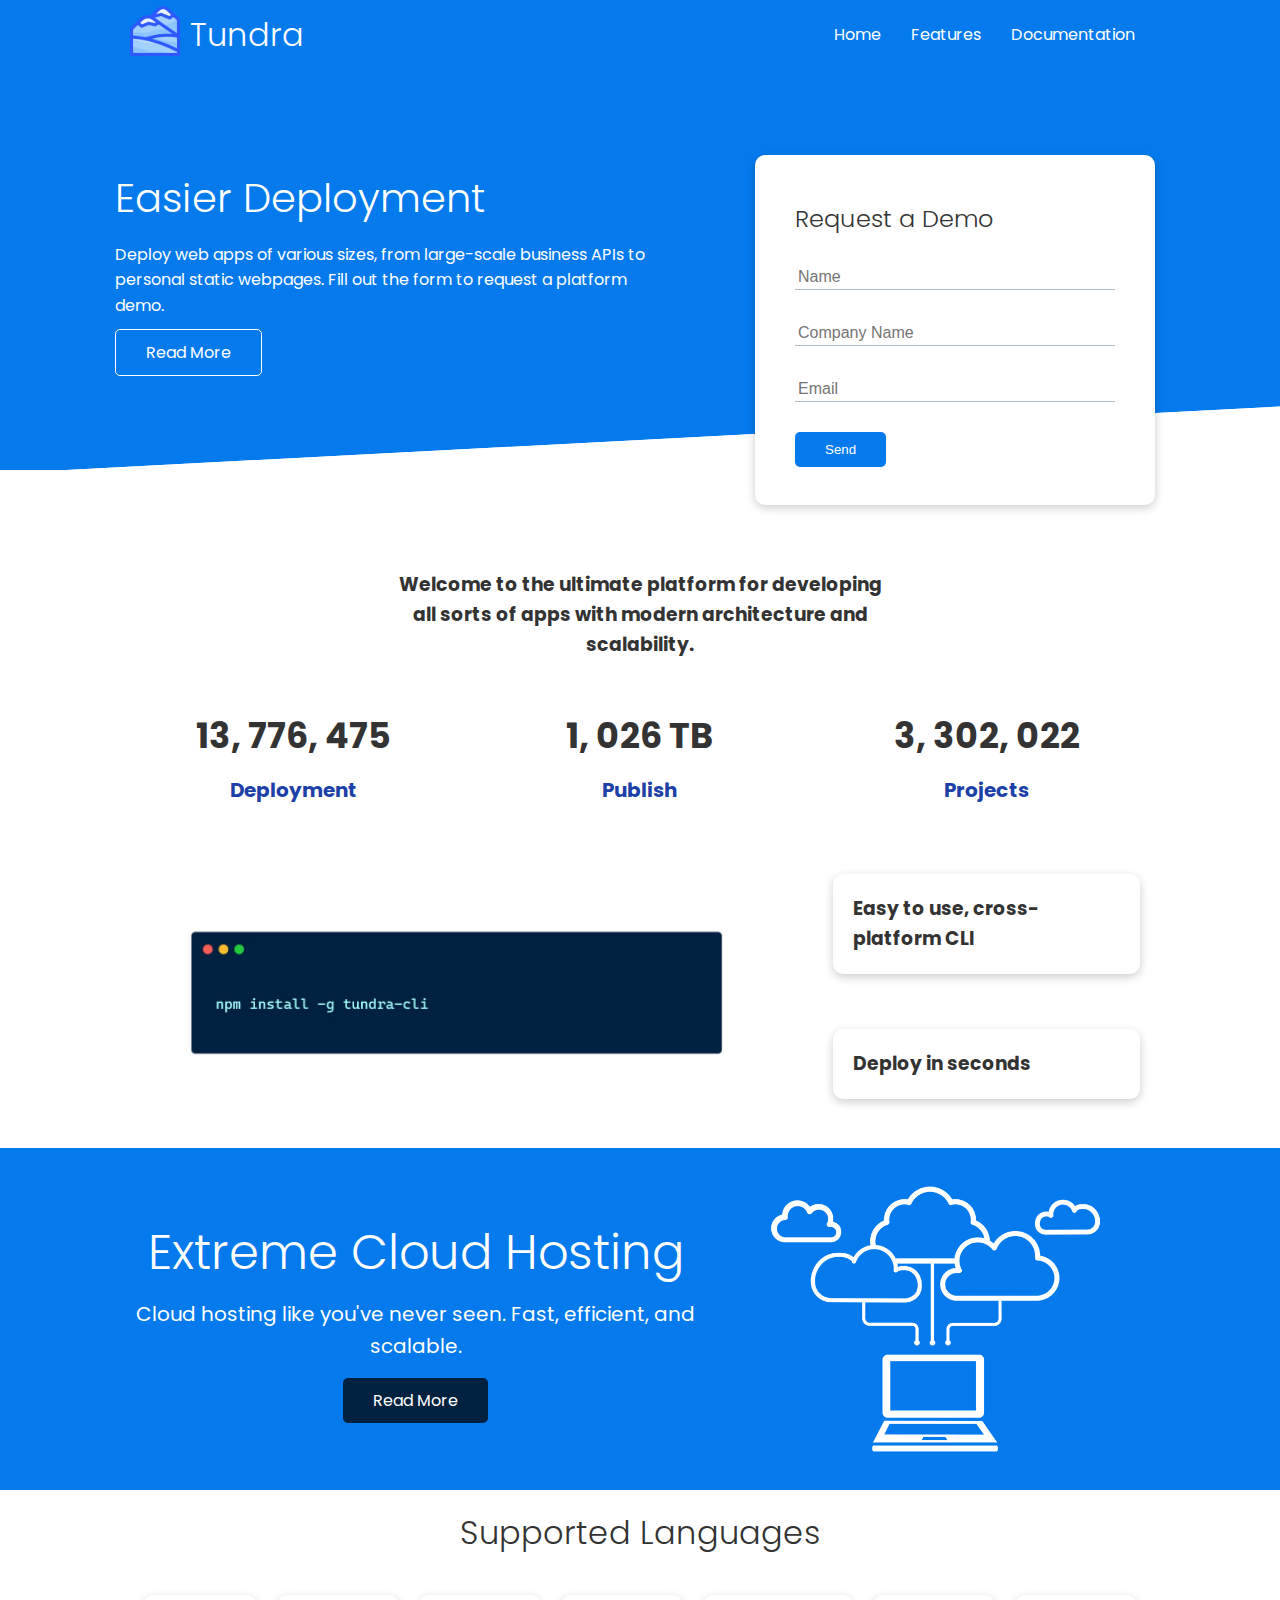
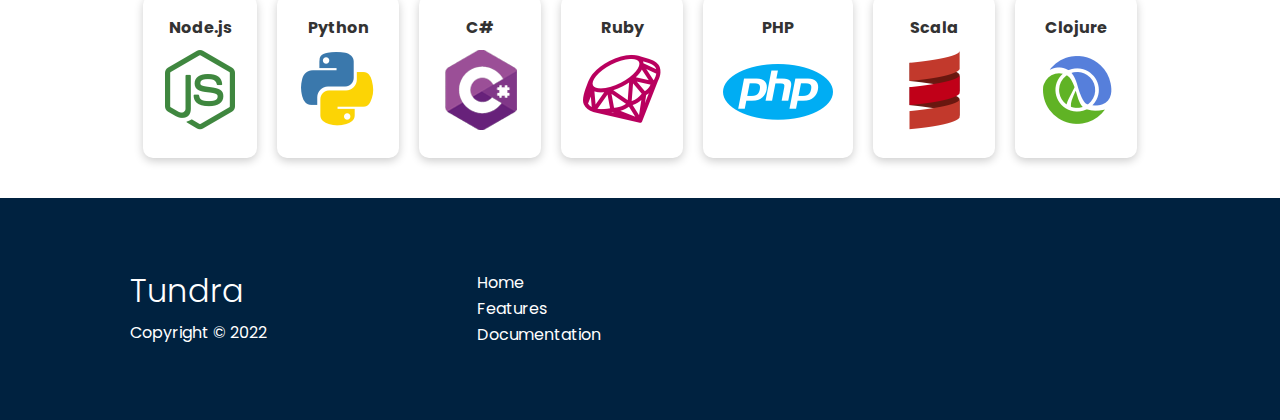
<file: index.html>
<!DOCTYPE html>
<html lang="en">

<head>
    <meta charset="UTF-8">
    <meta http-equiv="X-UA-Compatible" content="IE=edge">
    <meta name="viewport" content="width=device-width, initial-scale=1.0">
    <meta name="author" content="Wilbert R. Tosoy">
    <meta name="description" content="A fictional cloud hosting website">
    <link rel="stylesheet" href="https://cdnjs.cloudflare.com/ajax/libs/font-awesome/6.2.0/css/all.min.css"
        integrity="sha512-xh6O/CkQoPOWDdYTDqeRdPCVd1SpvCA9XXcUnZS2FmJNp1coAFzvtCN9BmamE+4aHK8yyUHUSCcJHgXloTyT2A=="
        crossorigin="anonymous" referrerpolicy="no-referrer" />

    <title>Tundra</title>
    <link rel="stylesheet" href="css/utilities.css">
    <link rel="stylesheet" href="css/style.css">
    <link rel="shortcut icon" href="img/Tundra.png" type="image/x-icon">
</head>

<body>
    <!-- Navbar -->
    <div class="navbar">
        <div class="container flex">
            <div class="logo-container">
                <div class="logo">
                    <img src="img/Tundra.png" alt="Tundra Logo">
                </div>
                <h1 class="logo">Tundra</h1>
            </div>
            <nav>
                <ul>
                    <li><a href="index.html">Home</a></li>
                    <li><a href="features.html">Features</a></li>
                    <li><a href="docs.html">Documentation</a></li>
                </ul>
            </nav>
        </div>
    </div>

    <!-- Showcase -->
    <section class="showcase">
        <div class="container grid">
            <div class="showcase-text">
                <h1>Easier Deployment</h1>
                <p>
                    Deploy web apps of various sizes, from large-scale business APIs to personal static webpages. Fill
                    out the form to request a platform demo.
                </p>
                <a href="features.html" class="btn btn-outline">Read More</a>
            </div>
            <div class="showcase-form card">
                <h2>Request a Demo</h2>
                <form>
                    <div class="form-control">
                        <input type="text" name="name" placeholder="Name" required>
                    </div>
                    <div class="form-control">
                        <input type="text" name="company" placeholder="Company Name" required>
                    </div>
                    <div class="form-control">
                        <input type="text" name="email" placeholder="Email" required>
                    </div>
                    <input type="submit" value="Send" class="btn btn-primary">
                </form>
            </div>
        </div>
    </section>

    <!-- Stats -->
    <section class="stats">
        <div class="container">
            <h3 class="stats-heading text-center my-1">
                Welcome to the ultimate platform for developing all sorts of apps with modern architecture and
                scalability.
            </h3>
            <div class="grid grid-3 text-center my-4">
                <div>
                    <i class="fas fa-server fa-3x"></i>
                    <h3>13, 776, 475</h3>
                    <p class="text-secondary">Deployment</p>
                </div>
                <div>
                    <i class="fas fa-upload fa-3x"></i>
                    <h3>1, 026 TB</h3>
                    <p class="text-secondary">Publish</p>
                </div>
                <div>
                    <i class="fas fa-project-diagram fa-3x"></i>
                    <h3>3, 302, 022</h3>
                    <p class="text-secondary">Projects</p>
                </div>
            </div>
        </div>
    </section>

    <!-- CLI -->
    <section class="cli">
        <div class="container grid">
            <img src="img/tundra-cli.jpg" alt="CLI">
            <div class="card">
                <h3>Easy to use, cross-platform CLI</h3>
            </div>
            <div class="card">
                <h3>Deploy in seconds</h3>
            </div>
        </div>
    </section>

    <!-- Cloud -->
    <section class="cloud bg-primary my-2 py-2">
        <div class="container grid">
            <div class="text-center">
                <h2 class="lg">Extreme Cloud Hosting</h2>
                <p class="lead my-1">
                    Cloud hosting like you've never seen. Fast, efficient, and scalable.
                </p>
                <a href="features.html" class="btn btn-dark">Read More</a>
            </div>
            <img src="img/cloud.png" alt="CLI">
        </div>
    </section>

    <!-- Languages -->
    <section class="languages">
        <h2 class="md text-center my-2">
            Supported Languages
        </h2>
        <div class="container flex">
            <div class="card">
                <h4>Node.js</h4>
                <img src="img/node.png" alt="Node.js">
            </div>
            <div class="card">
                <h4>Python</h4>
                <img src="img/python.png" alt="Python">
            </div>
            <div class="card">
                <h4>C#</h4>
                <img src="img/csharp.png" alt="C#">
            </div>
            <div class="card">
                <h4>Ruby</h4>
                <img src="img/ruby.png" alt="Ruby">
            </div>
            <div class="card">
                <h4>PHP</h4>
                <img src="img/php.png" alt="PHP">
            </div>
            <div class="card">
                <h4>Scala</h4>
                <img src="img/scala.png" alt="Scala">
            </div>
            <div class="card">
                <h4>Clojure</h4>
                <img src="img/clojure.png" alt="Clojure">
            </div>
        </div>
    </section>

    <!-- Footer -->
    <footer class="footer bg-dark py-5">
        <div class="container grid grid-3">
            <div>
                <h1>Tundra</h1>
                <p>Copyright &copy; 2022</p>
            </div>
            <nav>
                <ul>
                    <li><a href="index.html">Home</a></li>
                    <li><a href="features.html">Features</a></li>
                    <li><a href="docs.html">Documentation</a></li>
                </ul>
            </nav>
            <div class="social">
                <a href="#"><i class="fab fa-github fa-2x"></i></a>
                <a href="#"><i class="fab fa-facebook fa-2x"></i></a>
                <a href="#"><i class="fab fa-instagram fa-2x"></i></a>
                <a href="#"><i class="fab fa-twitter fa-2x"></i></a>
            </div>
        </div>
    </footer>
</body>

</html>
</file>
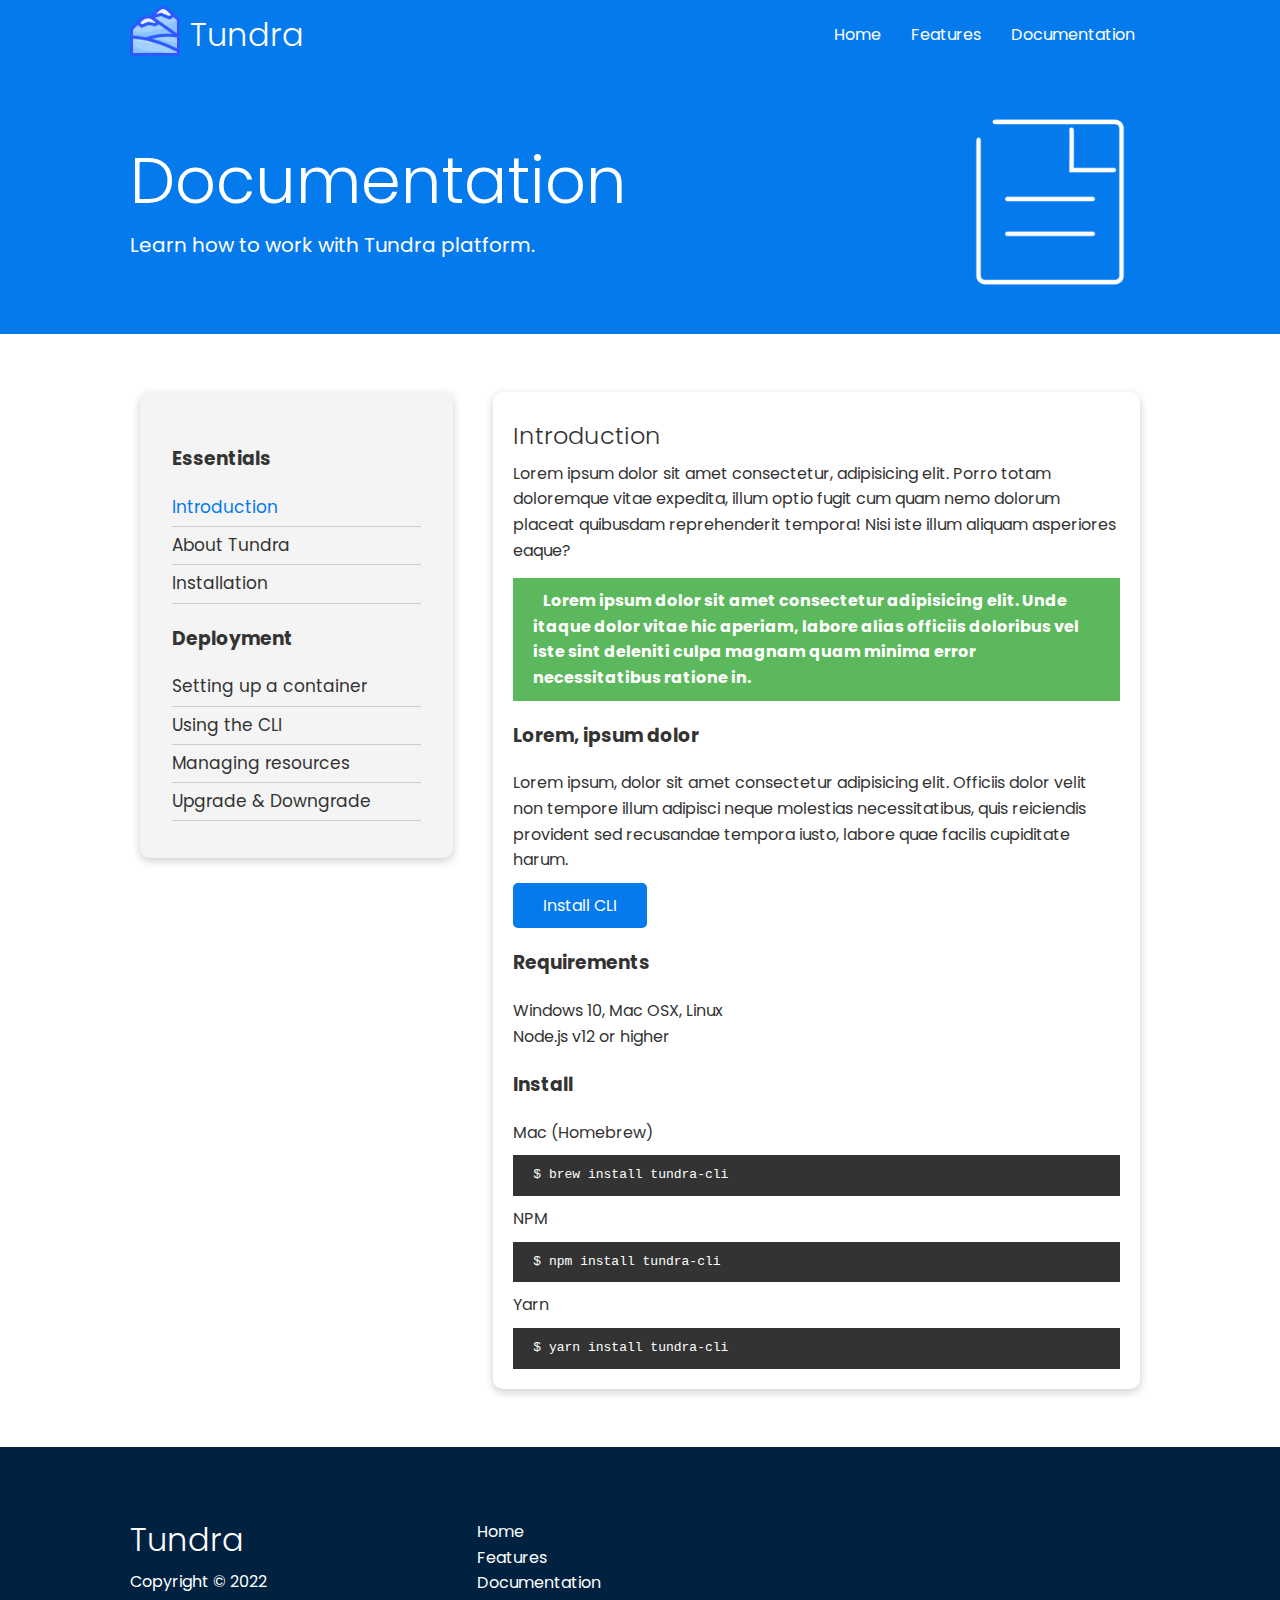
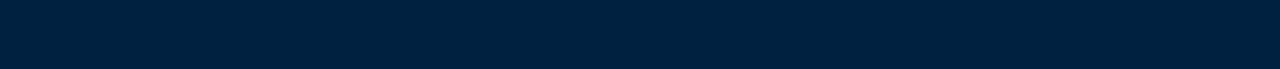
<file: docs.html>
<!DOCTYPE html>
<html lang="en">

<head>
    <meta charset="UTF-8">
    <meta http-equiv="X-UA-Compatible" content="IE=edge">
    <meta name="viewport" content="width=device-width, initial-scale=1.0">
    <meta name="author" content="Wilbert R. Tosoy">
    <meta name="description" content="A fictional cloud hosting website">
    <link rel="stylesheet" href="https://cdnjs.cloudflare.com/ajax/libs/font-awesome/6.2.0/css/all.min.css"
        integrity="sha512-xh6O/CkQoPOWDdYTDqeRdPCVd1SpvCA9XXcUnZS2FmJNp1coAFzvtCN9BmamE+4aHK8yyUHUSCcJHgXloTyT2A=="
        crossorigin="anonymous" referrerpolicy="no-referrer" />

    <title>Tundra</title>
    <link rel="stylesheet" href="css/utilities.css">
    <link rel="stylesheet" href="css/style.css">
    <link rel="shortcut icon" href="img/Tundra.png" type="image/x-icon">
</head>

<body>
    <!-- Navbar -->
    <div class="navbar">
        <div class="container flex">
            <div class="logo-container">
                <div class="logo">
                    <img src="img/Tundra.png" alt="Tundra Logo">
                </div>
                <h1 class="logo">Tundra</h1>
            </div>
            <nav>
                <ul>
                    <li><a href="index.html">Home</a></li>
                    <li><a href="features.html">Features</a></li>
                    <li><a href="docs.html">Documentation</a></li>
                </ul>
            </nav>
        </div>
    </div>

    <!-- Head -->
    <section class="docs-head bg-primary py-3">
        <div class="container grid">
            <div>
                <h1 class="xl">Documentation</h1>
                <p class="lead">
                    Learn how to work with Tundra platform.
                </p>
            </div>
            <img src="img/docs.png" alt="Docs">
        </div>
    </section>

    <!-- Docs main -->
    <section class="docs-main my-4">
        <div class="container grid">
            <div class="card bg-light p-3">
                <h3 class="my-2">Essentials</h3>
                <nav>
                    <ul>
                        <li><a href="#" class="text-primary">Introduction</a></li>
                        <li><a href="#">About Tundra</a></li>
                        <li><a href="#">Installation</a></li>
                    </ul>
                </nav>
                <h3 class="my-2">Deployment</h3>
                <nav>
                    <ul>
                        <li><a href="#">Setting up a container</a></li>
                        <li><a href="#">Using the CLI</a></li>
                        <li><a href="#">Managing resources</a></li>
                        <li><a href="#">Upgrade & Downgrade</a></li>
                    </ul>
                </nav>
            </div>
            <div class="card">
                <h2>Introduction</h2>
                <p>
                    Lorem ipsum dolor sit amet consectetur, adipisicing elit. Porro totam doloremque vitae expedita,
                    illum optio fugit cum quam nemo dolorum placeat quibusdam reprehenderit tempora! Nisi iste illum
                    aliquam asperiores eaque?
                </p>
                <div class="alert alert-success">
                    <i class="fas fa-info"></i>
                    Lorem ipsum dolor sit amet consectetur adipisicing elit. Unde itaque dolor vitae hic aperiam,
                    labore alias officiis doloribus vel iste sint deleniti culpa magnam quam minima error
                    necessitatibus ratione in.
                </div>
                <h3>Lorem, ipsum dolor</h3>
                <p>
                    Lorem ipsum, dolor sit amet consectetur adipisicing elit. Officiis dolor velit non tempore illum
                    adipisci neque molestias necessitatibus, quis reiciendis provident sed recusandae tempora iusto,
                    labore quae facilis cupiditate harum.
                </p>
                <a href="" class="btn btn-primary">Install CLI</a>
                <h3>Requirements</h3>
                <ul>
                    <li>Windows 10, Mac OSX, Linux</li>
                    <li>Node.js v12 or higher</li>
                </ul>

                <h3>Install</h3>
                <p>Mac (Homebrew)</p>
                <pre><code>$ brew install tundra-cli</code></pre>
                <p>NPM</p>
                <pre><code>$ npm install tundra-cli</code></pre>
                <p>Yarn</p>
                <pre><code>$ yarn install tundra-cli</code></pre>
            </div>
        </div>
    </section>

    <!-- Footer -->
    <footer class="footer bg-dark py-5">
        <div class="container grid grid-3">
            <div>
                <h1>Tundra</h1>
                <p>Copyright &copy; 2022</p>
            </div>
            <nav>
                <ul>
                    <li><a href="index.html">Home</a></li>
                    <li><a href="features.html">Features</a></li>
                    <li><a href="docs.html">Documentation</a></li>
                </ul>
            </nav>
            <div class="social">
                <a href="#"><i class="fab fa-github fa-2x"></i></a>
                <a href="#"><i class="fab fa-facebook fa-2x"></i></a>
                <a href="#"><i class="fab fa-instagram fa-2x"></i></a>
                <a href="#"><i class="fab fa-twitter fa-2x"></i></a>
            </div>
        </div>
    </footer>
</body>

</html>
</file>
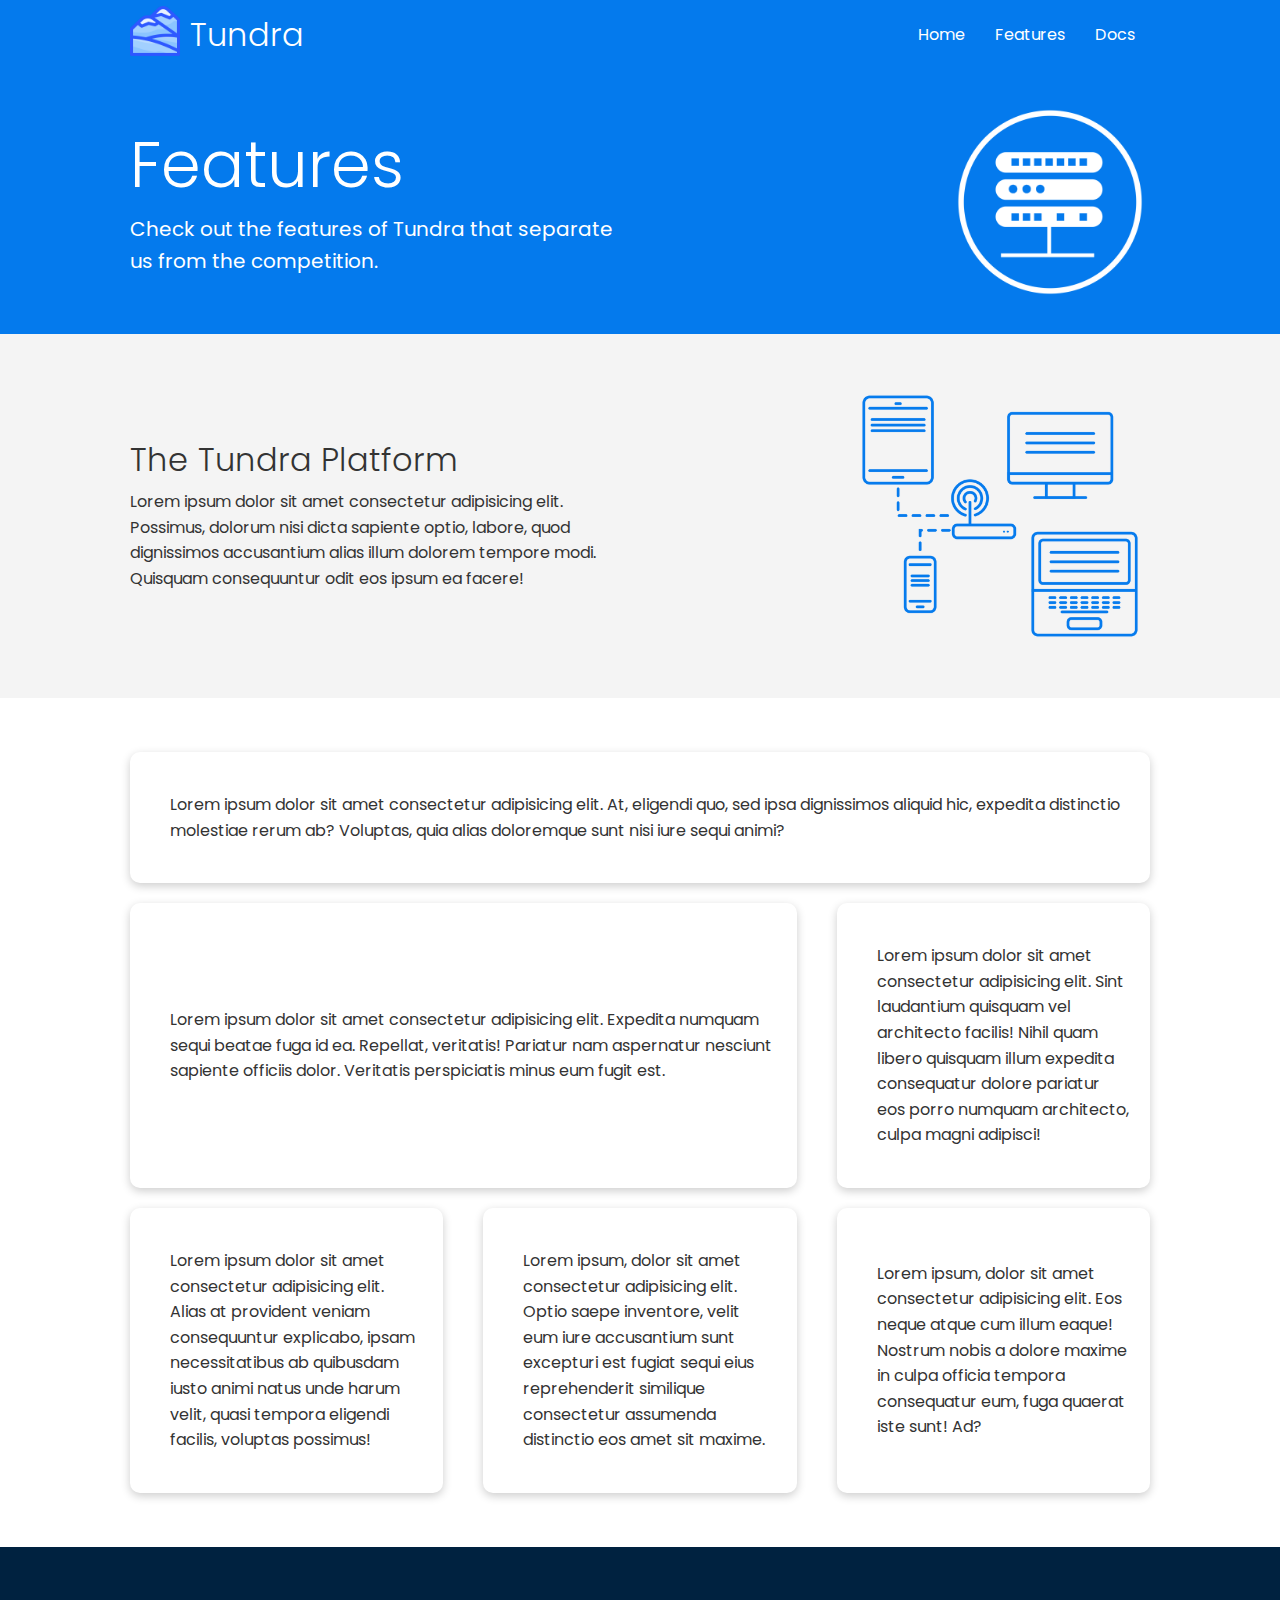
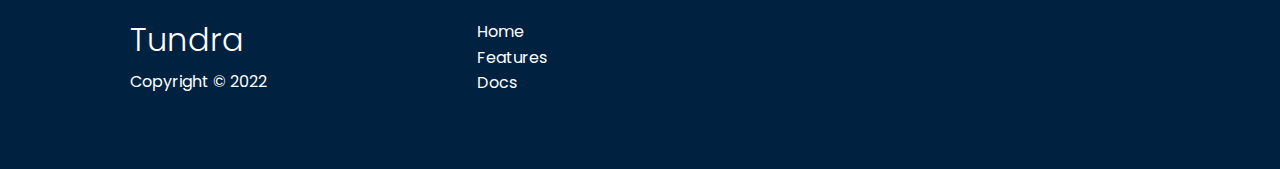
<file: features.html>
<!DOCTYPE html>
<html lang="en">

<head>
    <meta charset="UTF-8">
    <meta http-equiv="X-UA-Compatible" content="IE=edge">
    <meta name="viewport" content="width=device-width, initial-scale=1.0">
    <meta name="author" content="Wilbert R. Tosoy">
    <meta name="description" content="A fictional cloud hosting website">
    <link rel="stylesheet" href="https://cdnjs.cloudflare.com/ajax/libs/font-awesome/6.2.0/css/all.min.css"
        integrity="sha512-xh6O/CkQoPOWDdYTDqeRdPCVd1SpvCA9XXcUnZS2FmJNp1coAFzvtCN9BmamE+4aHK8yyUHUSCcJHgXloTyT2A=="
        crossorigin="anonymous" referrerpolicy="no-referrer" />

    <title>Tundra</title>
    <link rel="stylesheet" href="css/utilities.css">
    <link rel="stylesheet" href="css/style.css">
    <link rel="shortcut icon" href="img/Tundra.png" type="image/x-icon">
</head>

<body>
    <!-- Navbar -->
    <div class="navbar">
        <div class="container flex">
            <div class="logo-container">
                <div class="logo">
                    <img src="img/Tundra.png" alt="Tundra Logo">
                </div>
                <h1 class="logo">Tundra</h1>
            </div>
            <nav>
                <ul>
                    <li><a href="index.html">Home</a></li>
                    <li><a href="features.html">Features</a></li>
                    <li><a href="docs.html">Docs</a></li>
                </ul>
            </nav>
        </div>
    </div>

    <!-- Head -->
    <section class="features-head bg-primary py-3">
        <div class="container grid">
            <div>
                <h1 class="xl">Features</h1>
                <p class="lead">
                    Check out the features of Tundra that separate us from the competition.
                </p>
            </div>
            <img src="img/server.png" alt="Server">
        </div>
    </section>

    <!-- Sub-head -->
    <section class="features-sub-head bg-light py-3">
        <div class="container grid">
            <div>
                <h1 class="md">The Tundra Platform</h1>
                <p>
                    Lorem ipsum dolor sit amet consectetur adipisicing elit. Possimus, dolorum nisi dicta sapiente
                    optio, labore, quod dignissimos accusantium alias illum dolorem tempore modi. Quisquam consequuntur
                    odit eos ipsum ea facere!
                </p>
            </div>
            <img src="img/server2.png" alt="Server">
        </div>
    </section>

    <section class="features-main my-2">
        <div class="container grid grid-3">
            <div class="card flex">
                <i class="fas fa-server fa-3x"></i>
                <p>
                    Lorem ipsum dolor sit amet consectetur adipisicing elit. At, eligendi quo, sed ipsa dignissimos
                    aliquid hic, expedita distinctio molestiae rerum ab? Voluptas, quia alias doloremque sunt nisi iure
                    sequi animi?
                </p>
            </div>
            <div class="card flex">
                <i class="fas fa-project-diagram fa-3x"></i>
                <p>
                    Lorem ipsum dolor sit amet consectetur adipisicing elit. Expedita numquam sequi beatae fuga id ea.
                    Repellat, veritatis! Pariatur nam aspernatur nesciunt sapiente officiis dolor. Veritatis
                    perspiciatis minus eum fugit est.
                </p>
            </div>
            <div class="card flex">
                <i class="fas fa-laptop-code fa-3x"></i>
                <p>
                    Lorem ipsum dolor sit amet consectetur adipisicing elit. Sint laudantium quisquam vel architecto
                    facilis! Nihil quam libero quisquam illum expedita consequatur dolore pariatur eos porro numquam
                    architecto, culpa magni adipisci!
                </p>
            </div>
            <div class="card flex">
                <i class="fas fa-database fa-3x"></i>
                <p>
                    Lorem ipsum dolor sit amet consectetur adipisicing elit. Alias at provident veniam consequuntur
                    explicabo, ipsam necessitatibus ab quibusdam iusto animi natus unde harum velit, quasi tempora
                    eligendi facilis, voluptas possimus!
                </p>
            </div>
            <div class="card flex">
                <i class="fas fa-power-off fa-3x"></i>
                <p>
                    Lorem ipsum, dolor sit amet consectetur adipisicing elit. Optio saepe inventore, velit eum iure
                    accusantium sunt excepturi est fugiat sequi eius reprehenderit similique consectetur assumenda
                    distinctio eos amet sit maxime.
                </p>
            </div>
            <div class="card flex">
                <i class="fas fa-upload fa-3x"></i>
                <p>
                    Lorem ipsum, dolor sit amet consectetur adipisicing elit. Eos neque atque cum illum eaque! Nostrum
                    nobis a dolore maxime in culpa officia tempora consequatur eum, fuga quaerat iste sunt! Ad?
                </p>
            </div>
        </div>
    </section>

    <!-- Footer -->
    <footer class="footer bg-dark py-5">
        <div class="container grid grid-3">
            <div>
                <h1>Tundra</h1>
                <p>Copyright &copy; 2022</p>
            </div>
            <nav>
                <ul>
                    <li><a href="index.html">Home</a></li>
                    <li><a href="features.html">Features</a></li>
                    <li><a href="docs.html">Docs</a></li>
                </ul>
            </nav>
            <div class="social">
                <a href="#"><i class="fab fa-github fa-2x"></i></a>
                <a href="#"><i class="fab fa-facebook fa-2x"></i></a>
                <a href="#"><i class="fab fa-instagram fa-2x"></i></a>
                <a href="#"><i class="fab fa-twitter fa-2x"></i></a>
            </div>
        </div>
    </footer>
</body>

</html>
</file>
<file: css/utilities.css>
.container {
    max-width: 1100px;
    margin: 0 auto;
    overflow: auto;
    padding: 0 40px;
}

.card {
    background-color: white;
    color: #333;
    border-radius: 10px;
    box-shadow: 0 3px 10px rgba(0, 0, 0, 0.2);
    padding: 20px;
    margin: 10px;
}

.btn {
    display: inline-block;
    padding: 10px 30px;
    cursor: pointer;
    background-color: var(--primary-color);
    color: white;
    border: none;
    border-radius: 5px;
}

.btn-outline {
    background-color: transparent;
    border: 1px solid white;
}

.btn:hover {
    transform: scale(0.9);
}

/* Backgrounds & colored buttons */
.bg-primary,
.btn-primary {
    background-color: var(--primary-color);
    color: white;
}

.bg-secondary,
.btn-secondary {
    background-color: var(--secondary-color);
    color: white;
}

.bg-dark,
.btn-dark {
    background-color: var(--dark-color);
    color: white;
}

.bg-light,
.btn-light {
    background-color: var(--light-color);
    color: #333;
}

.bg-primary a,
.btn-primary a,
.bg-secondary a,
.btn-secondary a,
.bg-dark a,
.btn-dark a {
    color: white;
}

/* Text Colors */
.text-primary {
    color: var(--primary-color);
}

.text-secondary {
    color: var(--secondary-color);

}

.text-dark {
    color: var(--dark-color);
}

.text-light {
    color: var(--light-color);
}

/* Text Sizes */
.lead {
    font-size: 20px;
}

.sm {
    font-size: 1rem;
}

.md {
    font-size: 2rem;
}

.lg {
    font-size: 3rem;
}

.xl {
    font-size: 4rem;
}

.text-center {
    text-align: center;
}

/* Alert */
.alert {
    background-color: var(--light-color);
    padding: 10px 20px;
    font-weight: bold;
    margin: 15px 0;
}

.alert i {
    margin-right: 10px;
}

.alert-success {
    background-color: var(--success-color);
    color: white;
}

.alert-error {
    background-color: var(--error-color);
    color: white;
}

.flex {
    display: flex;
    justify-content: center;
    align-items: center;
    height: 100%;
}

.grid {
    display: grid;
    grid-template-columns: repeat(2, 1fr);
    gap: 20px;
    justify-content: center;
    align-items: center;
    height: 100%;
}

.grid-3 {
    grid-template-columns: repeat(3, 1fr);
}

/* Margin */
.my-1 {
    margin: 1rem 0;
}

.my-2 {
    margin: 1.5rem 0;
}

.my-3 {
    margin: 2rem 0;
}

.my-4 {
    margin: 3rem 0;
}

.my-5 {
    margin: 4rem 0;
}

.m-1 {
    margin: 1rem;
}

.m-2 {
    margin: 1.5rem;
}

.m-3 {
    margin: 2rem;
}

.m-4 {
    margin: 3rem;
}

.m-5 {
    margin: 4rem;
}

/* Padding */
.py-1 {
    padding: 1rem 0;
}

.py-2 {
    padding: 1.5rem 0;
}

.py-3 {
    padding: 2rem 0;
}

.py-4 {
    padding: 3rem 0;
}

.py-5 {
    padding: 4rem 0;
}

.p-1 {
    padding: 1rem;
}

.p-2 {
    padding: 1.5rem;
}

.p-3 {
    padding: 2rem;
}

.p-4 {
    padding: 3rem;
}

.p-5 {
    padding: 4rem;
}
</file>
<file: css/style.css>
@import url('https://fonts.googleapis.com/css2?family=Poppins&display=swap');

:root {
    --primary-color: #047aed;
    --secondary-color: #1c3fa8;
    --dark-color: #002240;
    --light-color: #f4f4f4;
    --success-color: #5cb85c;
    --error-color: #d9534f;
}

* {
    margin: 0;
    padding: 0;
    box-sizing: border-box;
}

body {
    color: #333;
    line-height: 1.6;
    font-family: 'Poppins', sans-serif;
}

ul {
    list-style-type: none;
}

a {
    text-decoration: none;
    color: #333;
}

h1,
h2 {
    font-weight: 300;
    line-height: 1.2;
    margin: 10px 0;
}

p {
    margin: 10px 0;
}

img {
    width: 100%;
}

code,
pre {
    background: #333;
    color: white;
    padding: 10px;
}

.logo-container {
    display: flex;
}

.logo img {
    width: 50px;
    height: 50px;
    margin-right: 10px;
}

/* Navbar styling */
.navbar {
    background-color: var(--primary-color);
    color: white;
    height: 70px;
}

.navbar ul {
    display: flex;
}

.navbar a {
    color: white;
    padding: 10px;
    margin: 0 5px;
}

.navbar a:hover {
    border-bottom: 2px solid white;
}

.navbar .flex {
    justify-content: space-between;
}

/* Showcase */
.showcase {
    height: 400px;
    background-color: var(--primary-color);
    color: white;
    position: relative;
}

.showcase h1 {
    font-size: 40px;
}

.showcase p {
    margin-top: 20px;
}

.showcase .grid {
    overflow: visible;
    grid-template-columns: 55% 45%;
    gap: 30px;
}

.showcase-text {
    animation: slideInFromLeft 1s ease-in;
}

.showcase-form {
    position: relative;
    top: 60px;
    height: 350px;
    width: 400px;
    padding: 40px;
    z-index: 100;
    justify-self: flex-end;
    animation: slideInFromRight 1s ease-in;
}

.showcase-form .form-control {
    margin: 30px 0;
}

.showcase-form input[type='text'],
.showcase-form input[type='email'] {
    border: 0;
    border-bottom: 1px solid #b4becb;
    width: 100%;
    padding: 3px;
    font-size: 16px;
}

.showcase-form input:focus {
    outline: none;
}

.showcase::before,
.showcase::after {
    content: '';
    position: absolute;
    height: 100px;
    bottom: -70px;
    right: 0;
    left: 0;
    background-color: white;
    transform: skewY(-3deg);
    -webkit-transform: skewY(-3deg);
    -moz-transform: skewY(-3deg);
    -ms-transform: skewY(-3deg);
}

/* Stats */
.stats {
    padding-top: 100px;
    animation: slideInFromBottom 1s ease-in;
}

.stats-heading {
    max-width: 500px;
    margin: auto;
}

.stats .grid h3 {
    font-size: 35px;
}

.stats .grid p {
    font-size: 20px;
    font-weight: bold;
}

/* CLI */
.cli .grid {
    grid-template-columns: repeat(3, 1fr);
    grid-template-rows: repeat(2, 1fr);
}

.cli .grid>*:first-child {
    grid-column: 1 / 3;
    grid-row: 1 / 3;
}

/* Cloud */
.cloud .grid {
    grid-template-columns: 4fr 3fr;
}

/* Languages */

.languages .flex {
    flex-wrap: wrap;
}

.languages .card {
    text-align: center;
    margin: 18px 10px 40px;
    transition: transform 0.2s ease-in;
}

.languages .card h4 {
    margin-bottom: 10px;
}

.languages .card:hover {
    transform: translateY(-15px);
}

/* Features */
.features-head img,
.docs-head img {
    width: 200px;
    justify-self: flex-end;
}

.features-sub-head img {
    width: 300px;
    justify-self: flex-end;
}

.features-main .grid {
    padding: 30px;
}

.features-main .grid>*:first-child {
    grid-column: 1 / 4;
}

.features-main .grid>*:nth-child(2) {
    grid-column: 1 / 3;
}

.features-main .card>i {
    margin-right: 20px;
}

/* Docs */
.docs-main h3 {
    margin: 20px 0;
}

.docs-main .grid {
    grid-template-columns: 1fr 2fr;
    align-items: flex-start;
}

.docs-main nav li {
    font-size: 17px;
    padding-bottom: 5px;
    margin-bottom: 5px;
    border-bottom: 1px solid #ccc;
}

.docs-main a:hover {
    font-weight: bold;
}

/* Footer */
.footer .social a {
    margin: 0 10px;
}

/* Animations */
@keyframes slideInFromLeft {
    0% {
        transform: translateX(-100%);
    }

    100% {
        transform: translateX(0);
    }
}

@keyframes slideInFromRight {
    0% {
        transform: translateX(100%);
    }

    100% {
        transform: translateX(0);
    }
}

@keyframes slideInFromTop {
    0% {
        transform: translateY(-100%);
    }

    100% {
        transform: translateX(0);
    }
}

@keyframes slideInFromBottom {
    0% {
        transform: translateY(100%);
    }

    100% {
        transform: translateX(0);
    }
}

/* Tablets and under */
@media(max-width: 768px) {

    .grid,
    .showcase .grid,
    .stats .grid,
    .cli .grid,
    .cloud .grid,
    .features-main .grid,
    .docs-main .grid {
        grid-template-columns: 1fr;
        grid-template-rows: 1fr;
    }

    .showcase {
        height: auto;
    }

    .showcase-text {
        text-align: center;
        margin-top: 40px;
        animation: slideInFromTop 1s ease-in;
    }

    .showcase-form {
        justify-self: center;
        margin: auto;
        animation: slideInFromBottom 1s ease-in;
    }

    .cli .grid>*:first-child {
        grid-column: 1;
        grid-row: 1;
    }

    .features-head,
    .features-sub-head,
    .docs-head {
        text-align: center;
    }

    .features-head img,
    .features-sub-head img,
    .docs-head img {
        justify-self: center;
    }

    .features-main .grid>*:first-child,
    .features-main .grid>*:nth-child(2) {
        grid-column: 1;
    }
}

/* Mobile */
@media(max-width: 500px) {
    .navbar {
        height: 100px;
    }

    .navbar .flex {
        flex-direction: column;
    }

    .navbar ul {
        padding: 10px;
        background-color: rgba(0, 0, 0, 0.1);
    }
}
</file>
